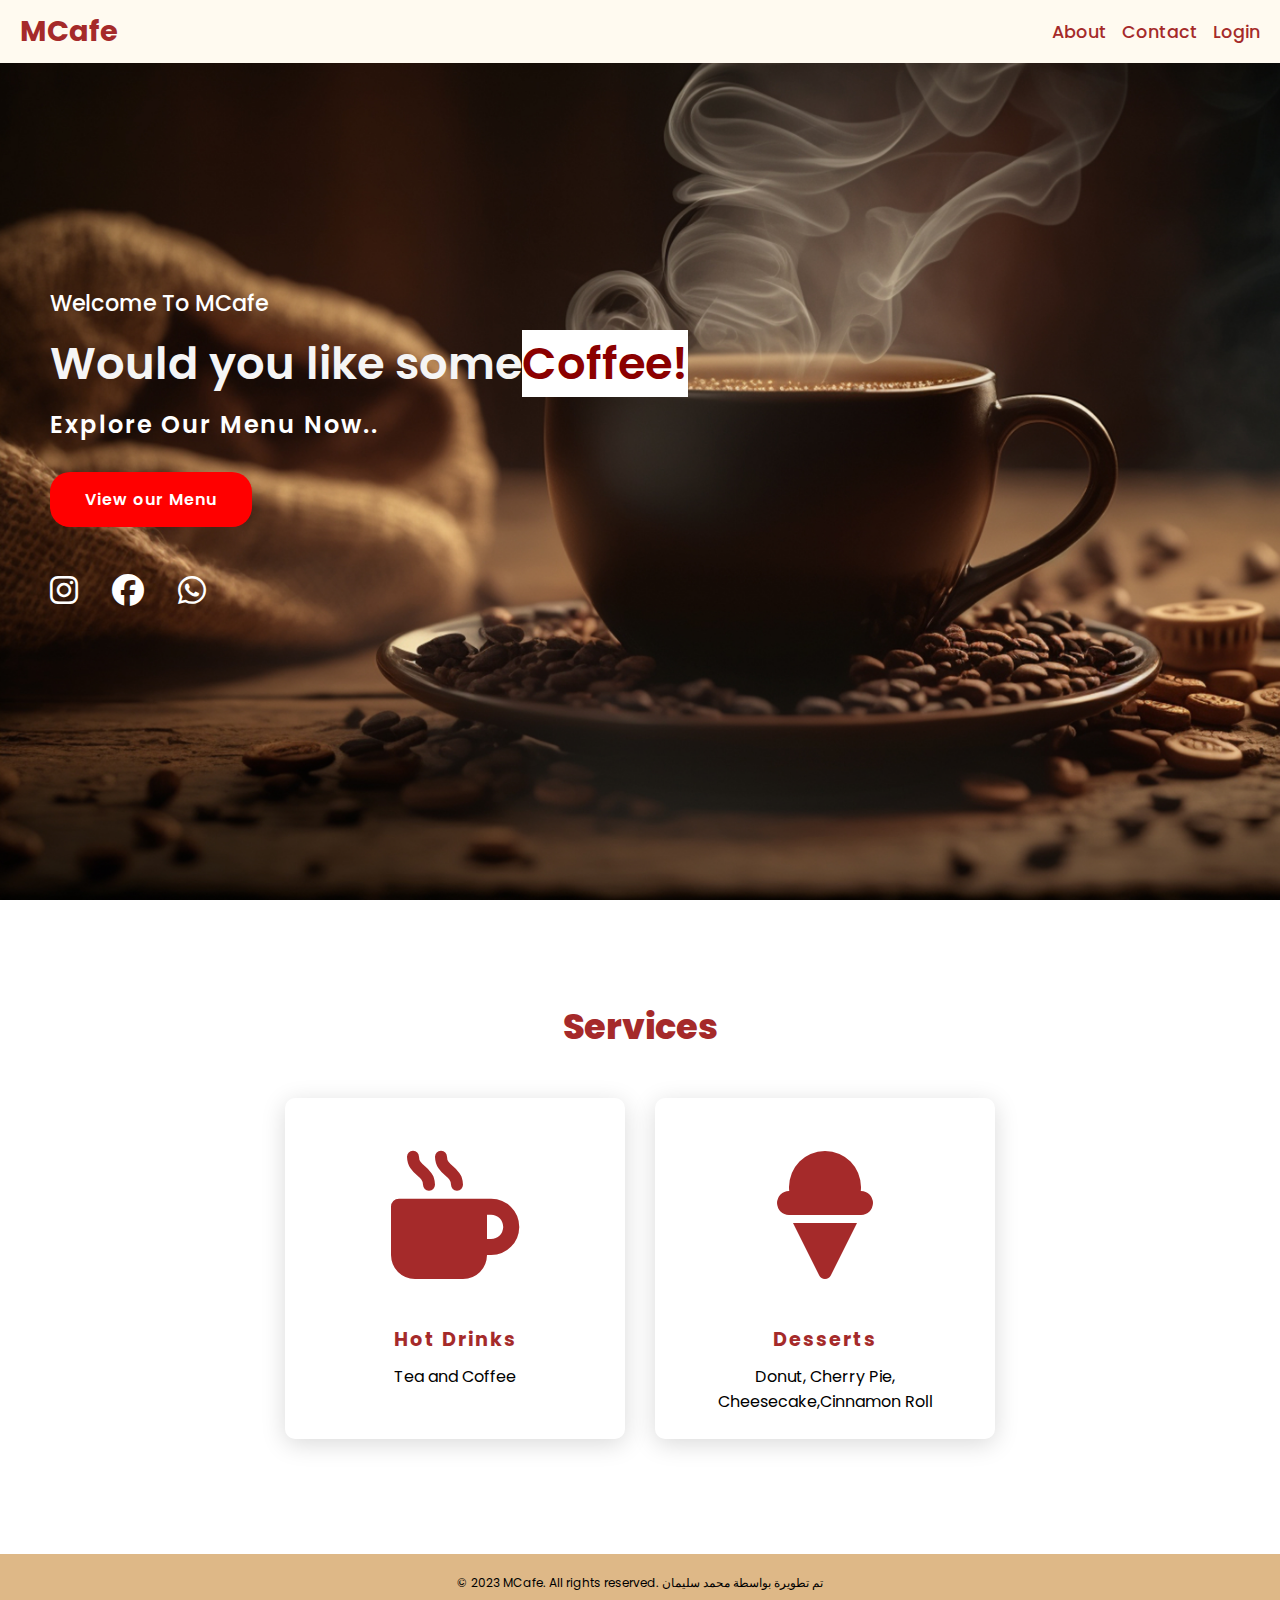
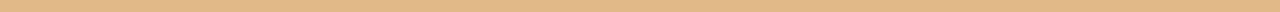
<file: index.html>
<!DOCTYPE html>
<html lang="en">
<head>
    <meta charset="UTF-8">
    <meta name="viewport" content="width=device-width, initial-scale=1.0">
    <link rel="stylesheet" href="https://cdnjs.cloudflare.com/ajax/libs/font-awesome/6.5.1/css/all.min.css">
    <link rel="stylesheet" href="style.css">
    <title>MCafe</title>
</head>
<body>
    <header>
        <a href="#" class="logo">MCafe</a>
        <nav class="navigation">
            <a href="./about.html">About</a>
            <a href="./contact.html">Contact</a>
            <a href="./login.html">Login</a>

        </nav>
    </header>
    
    <section class="main">
        <div>
            <h2>Welcome To MCafe<br><span>Would you like some </span><span class="coffee"> Coffee!</span></h2>
            <h3>Explore Our Menu Now..</h3>
            <a href="./menu.html" class="main-btn">View our Menu</a>
            <div class="icons">
                <a href="https://www.instagram.com/mohamed.solimannn?igsh=MWc5eHE1dzRwZjFpcQ%3D%3D&utm_source=qr"><i class="fa-brands fa-instagram"></i></a>
                <a href="https://www.facebook.com/MSoliman12?mibextid=LQQJ4d"><i class="fa-brands fa-facebook"></i></a>
                <a href="https://wa.link/5rvhob"><i class="fa-brands fa-whatsapp"></i></a>
    </section>

            <section class="cards" id="serices">
                <h2 class="title">Services</h2>
                <div class="content">
                    
                    <div class="card">
                        <div class="icon">
                            <i class="fa-solid fa-mug-hot"></i>
                            
                        </div>
                        <div class="info">
                            <h3>Hot Drinks</h3>
                            <p>Tea and Coffee</p>
                        </div>
                    </div>

                    <div class="card">
                        <div class="icon">
                            <i class="fa-solid fa-ice-cream"></i>
                            
                        </div>
                        <div class="info">
                            <h3>Desserts</h3>
                            <p>Donut, Cherry Pie, Cheesecake,Cinnamon Roll</p>
                        </div>
                    </div>


                </div>

            </section>

            </div>
        </div>
        <footer>
            <p>&copy; 2023 MCafe. All rights reserved.
                تم تطويرة بواسطة محمد سليمان 
            </p>
        </footer>
    
</body>
</html>
</file>
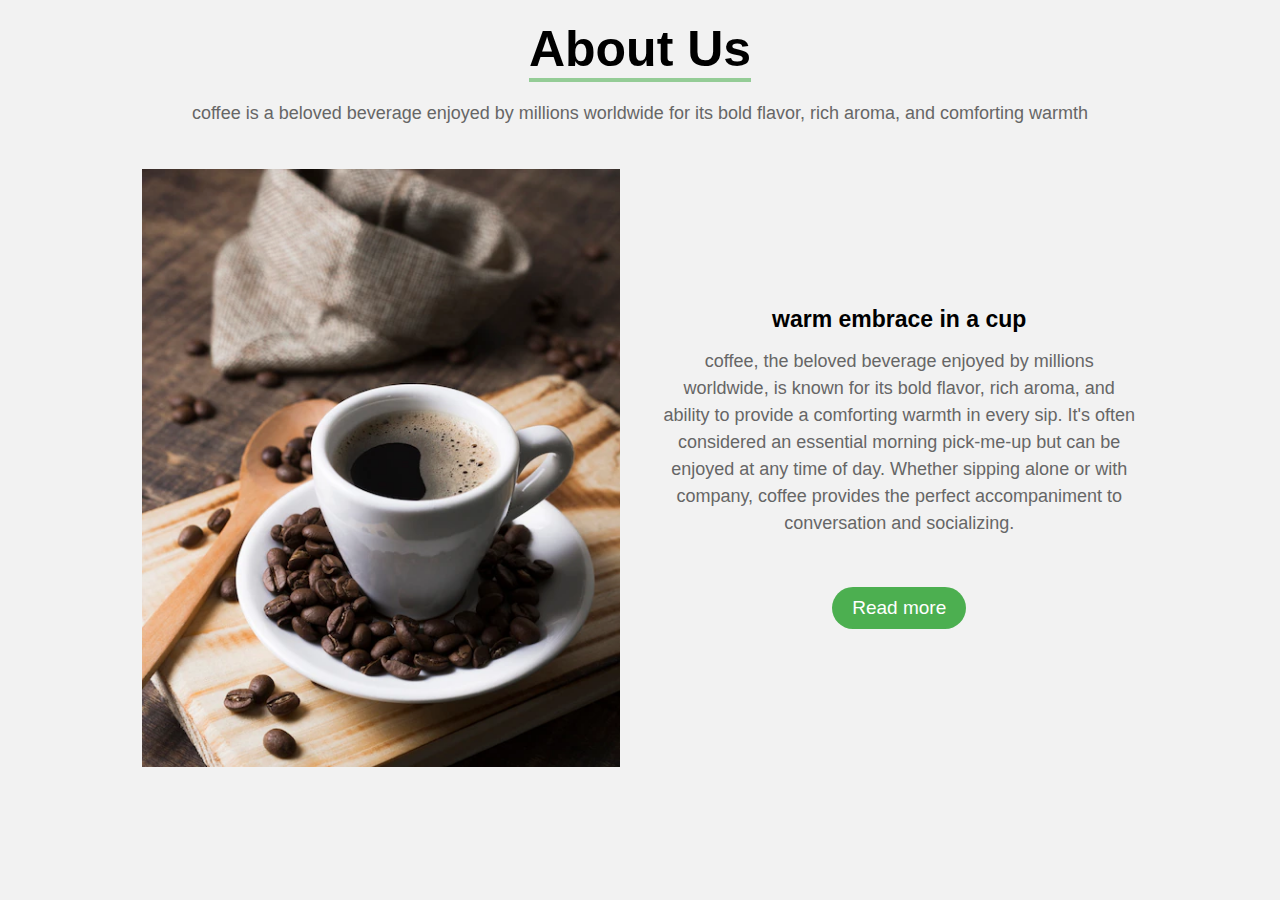
<file: about.html>
<!DOCTYPE html>
<html>
    <head>
        <title>About Us</title>
        <meta charset="utf-8">
        <meta name="viewport" content="with=device-width, initial-scale=1.0">
        <link rel="stylesheet" type="text/css" href="about.css">
    </head>
    <body
    <div class="heading">
        <h1>About Us</h1>
        <p>coffee is a beloved beverage enjoyed by millions worldwide for its bold flavor, rich aroma, and comforting warmth</p>
    </div>
    
    <div class="container">
        <section class="about">
            <div class="about-image">
                <img src="./photos/about_img.jpg" alt="About Image">
            </div>
            <div class="about-content">
                <h2>warm embrace in a cup</h2>
                <p>coffee, the beloved beverage enjoyed by millions worldwide,
                    is known for its bold flavor,
                    rich aroma, and ability to provide a comforting warmth
                    in every sip. It's often considered
                    an essential morning pick-me-up but can be enjoyed at any time of day.
                    Whether sipping alone or
                    with company, coffee provides the perfect accompaniment to conversation and socializing.
                </p>
                <a href="#" class="read-more">Read more</a>
            </div>
        </section>
    </div>    <body>
    </html>
</file>
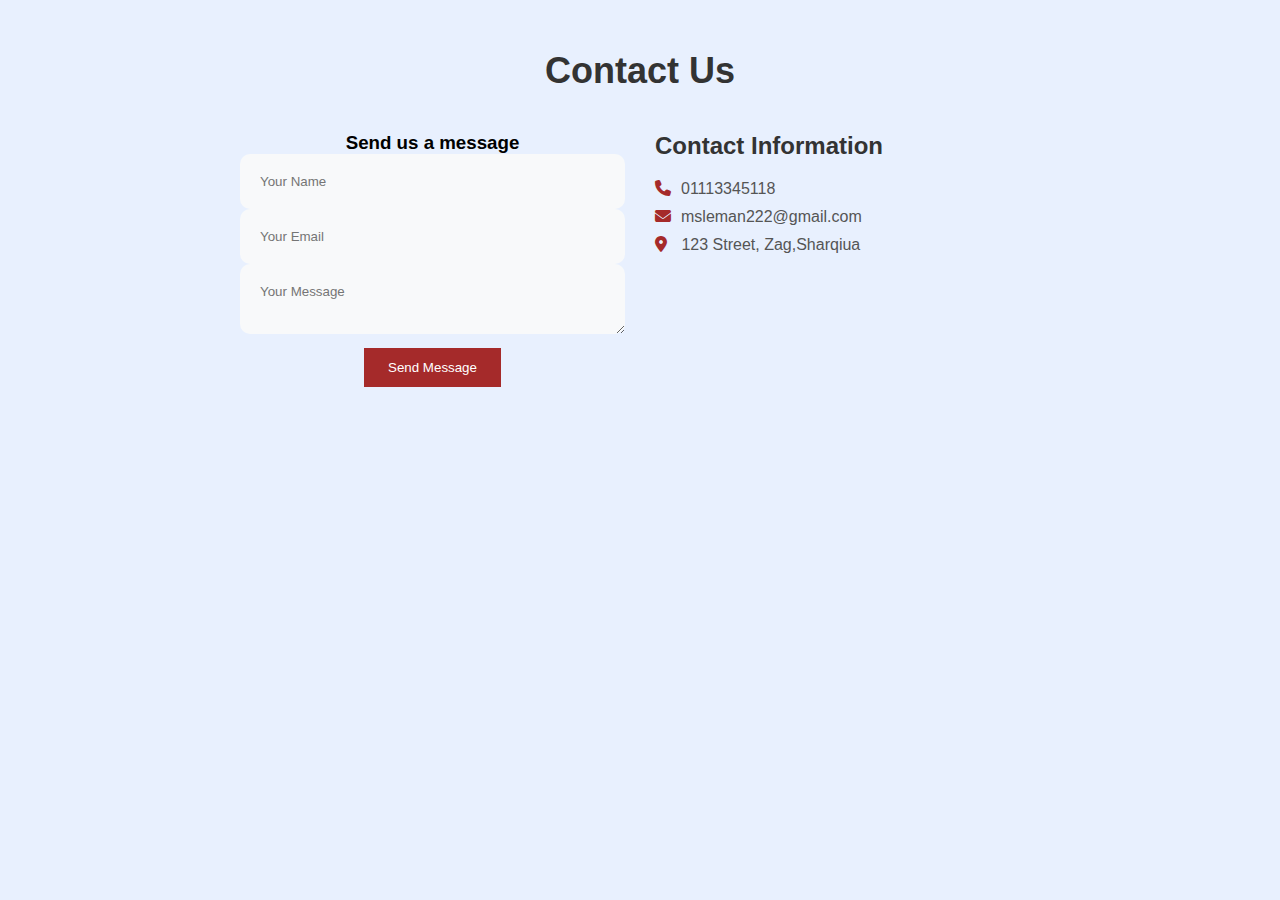
<file: contact.html>
<!DOCTYPE html>
<html>
    <title>Responsive contact Us Page</title>
    <meta charset="utf-8">
    <meta name="viewport" content="width=device-with, initial-scale=1.0">
    <link rel="stylesheet" type="text/css" href="https://cdnjs.cloudflare.com/ajax/libs/font-awesome/6.5.1/css/all.min.css">
    <link rel="stylesheet" type="text/css" href="contact.css">
</head>
<body>
    <section class="contact">
        <div class="container">
            <h2>Contact Us</h2>
            <div class="contact-wrapper">
            <div class="contact-from">
                <h3>Send us a message</h3>
                <form>
                <div class="form-group">
                    <div >
                        <input type="text" name="name" placeholder="Your Name">
                    </div>
                    <div >
                        <input type="email" name="email" placeholder="Your Email">
                    </div>
                        <div >
                            <textarea name="message" placeholder="Your Message"></textarea>
                        </div>
                    </div>
                        <button type="submit">Send Message</button>
                 </div>
                 </form>
            
            <div class="contact-info">
                <h3>Contact Information</h3>
                <p><i class="fas fa-phone"></i>01113345118</p>
                <p><i class="fas fa-envelope"></i>msleman222@gmail.com</p>
                <p><i class="fas fa-map-marker-alt"></i> 123 Street, Zag,Sharqiua</p>
            </div>
            </div>
        </div>
    </section>
</body>
</html>
</file>
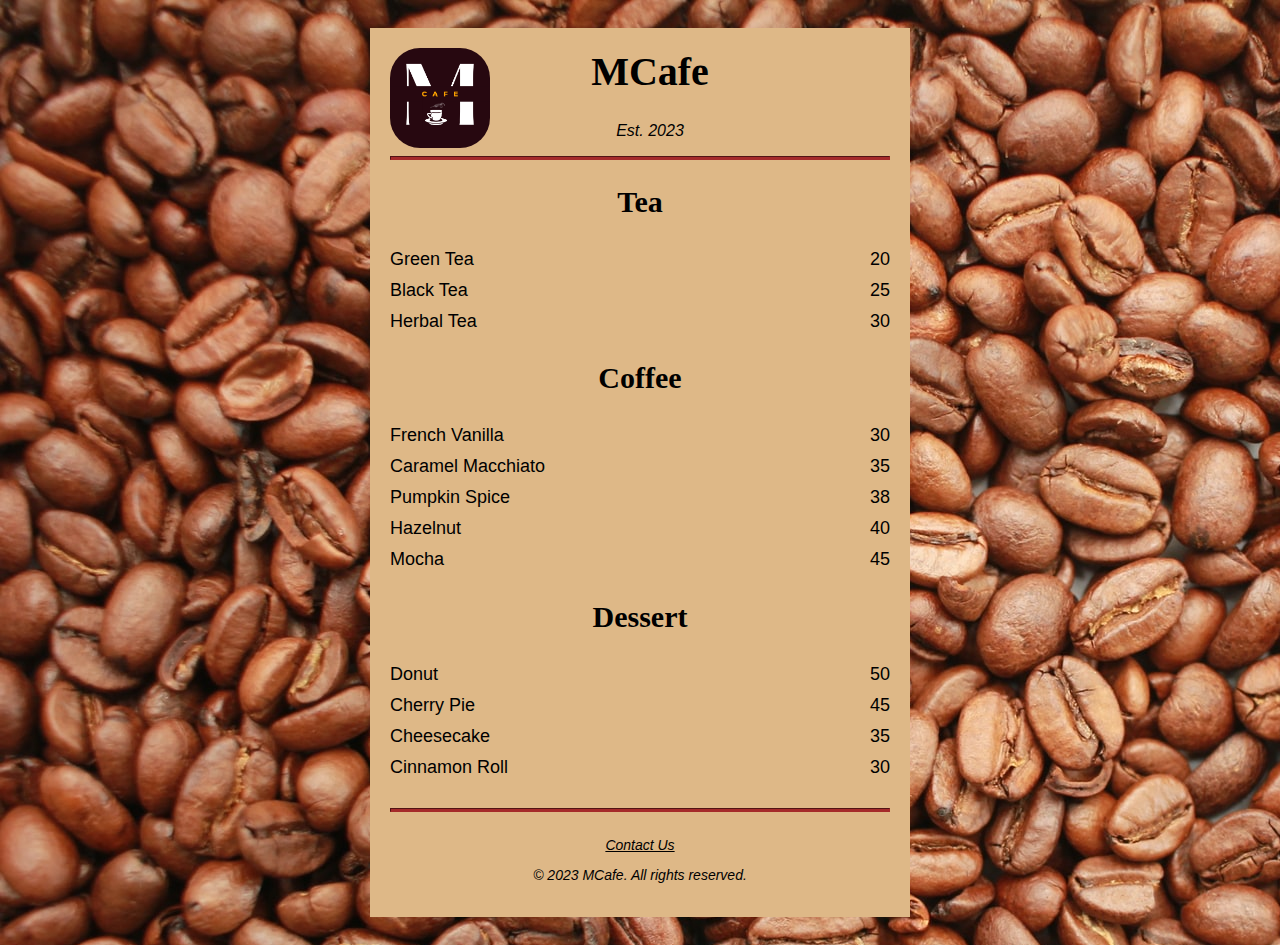
<file: menu.html>
<!DOCTYPE html>
<html lang="en">
<head>
    <meta charset="utf-8">
    <meta name="viewport" content="width=device-width, initial-scale=1.0">
    <title>Cafe Menu</title>
    <link rel="icon" href="./photos/CAFE LOGO.png">
    <link rel="stylesheet" href="menu.css">
</head>
<body>
<div class="menu">
    <!-- contain pricing information about coffee and desserts offered by the cafe. -->
    <main>
            
            <img src="./photos/1.png" alt=""><h1>MCafe</h1>
     <p class="established">Est. 2023</p>
        <!-- There will be two sections on the menu, one for coffees and one for desserts. -->
        
        <hr>

        <section>
            <h2>Tea</h2>

            <article class="item">
                <p class="flavor">Green Tea</p><p class="price">20</p>
            </article>
    
            <article class="item">
                <p class="flavor">Black Tea</p><p class="price">25</p>
            </article>
    
            <article class="item">
                <p class="flavor">Herbal Tea</p><p class="price">30</p>
            </article>

         </section>

        <section>

            <h2>Coffee</h2>

                <article class="item">
                    <p class="flavor">French Vanilla</p><p class="price">30</p>
                </article>
        
                <article class="item">
                    <p class="flavor">Caramel Macchiato</p><p class="price">35</p>
                </article>
        
                <article class="item">
                    <p class="flavor">Pumpkin Spice</p><p class="price">38</p>
                </article>
            
                <article class="item">
                    <p class="flavor">Hazelnut</p><p class="price">40</p>
                </article>
                
                <article class="item">
                    <p class="flavor">Mocha</p><p class="price">45</p>
                </article>  
        </section>

        <section>
                <h2>Dessert</h2>
                    <article class="item">
                        <p class="dessert">Donut</p><p class="price">50</p>
                    </article>

                    <article class="item">
                        <p class="dessert">Cherry Pie</p><p class="price">45</p>
                    </article>

                    <article class="item">
                        <p class="dessert">Cheesecake</p><p class="price">35</p>
                    </article>

                    <article class="item">
                        <p class="dessert">Cinnamon Roll</p><p class="price">30</p>
                    </article>
        </section>

          
        

</main>

<hr class="bottom-line">

<footer>
    <a href="contact.html" target="_blank">Contact Us</a>
    <p>&copy; 2023 MCafe. All rights reserved.</p></p>
</footer>
</div>
</body>
</html>
</file>
<file: style.css>
@import url('https://fonts.googleapis.com/css2?family=Poppins:ital,wght@0,100;0,200;0,300;0,400;0,500;0,600;0,700;0,800;0,900;1,100;1,200;1,300;1,400;1,500;1,600;1,700;1,800;1,900&display=swap');

* {
    font-family: 'Poppins', sans-serif;
    margin: 0;
    padding: 0;
    box-sizing: border-box;
    scroll-behavior: smooth;
}

header {
    background-color: floralwhite;
    width: 100%;
    position: fixed;
    display: flex;
    justify-content: space-between;
    align-items: center;
    padding: 10px 20px;

}

.logo {
    text-decoration: none;
    color: brown;
    text-transform: capitalize;
    font-weight: 700;
    font-size: 1.8em;

}

.navigation {
    display:flex;
    flex-direction:row;
}  

.navigation a{
    text-decoration: none;
    color: brown;
    font-size: 1.1em;
    font-weight: 500;
    padding-left: 15px;
}

.navigation a:hover {
    color:rgb(255, 161, 39);
}

section {
    padding: 100px 50px;
}

.main{
    width: 100%;
  /* */ 
    min-height: 100vh;
    display: flex;
    align-items: center;
    background: url(./photos/index_img.jpg) no-repeat;
    background-size: cover;
    background-position: left;
}

.main h2{
    color: white;
    font-size: 1.4em;
    font-weight: 500;
}
.main h2 span {
    display: inline-block;
    margin-top: 10px;
    color: whitesmoke;
    font-size: 2em;
    font-weight: 600;
   
    
}

.main h2 span.coffee {
    color: darkred;
    background-color: white;
}

h3 {
    color: white;
    font-size: 1.5em;
    font-weight: 600;
    letter-spacing: 2px;
    margin-top: 10px;
    margin-bottom: 30px;
}

.main-btn {
    color: white;
    background-color: red;
    text-decoration: none;
    font-weight: 600;
    display: inline-block;
    padding: .9375em 2.1875em;
    letter-spacing: 1px;
    border-radius: 20px;
    margin-bottom: 40px;
    transition: 0.7s ease;
}

.main-btn:hover {
    background-color: rgb(252, 67, 67);
    transform: scale(1.1);
}

.icons a{
    color: white;
    font-size: 2em;
    padding-right: 30px;
    
}

.title {
    display: flex;
    justify-content: center;
    color: brown;
    font-size: 2.2em;
    font-weight: 800;
    margin-bottom: 30px;
}

.content {
    display: flex;
    justify-content: center;
    flex-direction: row;
    flex-wrap: wrap;
}

.card {
    background-color: white;
    width: 21.25em;
    box-shadow: 0 5px 25px rgba(1 1 1 / 15%);
    border-radius: 10px;
    padding: 25px;
    margin: 15px;
}

.card:hover{
    transform: scale(1.1);
    transition: 0.7s ease;
}

.icon {
    color: brown;
    font-size: 8em;
    text-align: center;
}

.info {
    text-align: center;
}

.info h3 {
    color: brown;
    font-size: 1.2em;
    font-weight: 700;
    margin: 10px;
}
footer{
    text-align: center;
    background-color: burlywood;
    padding: 20px;
    font-size: 12px;
    font-weight:400;
}
</file>
<file: about.css>
*{
    margin:0px;
    padding:0px;
    box-sizing: border-box;
    font-family: "Roboto", sans-serif;
}
body{
    background-color: #f2f2f2;
}
.heading{
    width: 90%;
    display: flex;
    justify-content: center;
    align-items: center;
    flex-direction: column;
    text-align: center;
    margin: 20px auto;
}
.heading h1{
    font-size: 50px;
    color: #000;
    margin-bottom: 25px;
    position: relative;
}
.heading h1::after{
    content:"" ;
    position: absolute;
    width: 100%;
    height: 4px;
    display: block;
    margin:0 auto ;
    background-color: #4caf4f90;
}
.heading p{
    font-size: 18px;
    color: #666;
    margin-bottom: 35px;
}
.container{
    width: 90%;
    margin: 0 auto;
    padding: 10px 20px;

}
.about{
    display: flex;
    justify-content: space-between;
    align-items: center;
    flex-wrap: wrap;
}
.about-image{
    flex: 1;
    margin-right: 40px;
    overflow: hidden;
}
.about-image img{
    width: 100%;
    max-width: 500px;
    height: auto;
    display: block;
    transition: 0.5s ease;
}
.about-image:hover img{
    transform: scale(1.2);
}
.about-content{
    flex: 1;
}
.about-content h2{
    font-size: 23px;
    margin-bottom: 15px;
    color: #000;
}
.about-content p{
    font-size: 18px;
    line-height: 1.5;
    color: #666;
}
.about-content .read-more{
    display: inline-block;
    padding: 10px 20px;
    background-color: #4caf50;
    color: #fff;
    font-size: 19px;
    text-decoration: none;
    border-radius: 25px;
    margin-top: 15px;
    transition: 0.3s ease; 
}
.about-content .read-more:hover{
    background-color: #3e8e41;
}
@media screen and (max-width: 768px) {
    .heading {
        padding: 0px 20px;
    }
    .heading h1 {
        font-size: 36px;
    }
    .heading p {
        font-size: 17px;
        margin-bottom: 0px;
    }
    .container {
        padding: 0px;
    }
    .about {
        padding: 20px;
        flex-direction: column;
    }
    .about-image {
        margin-right: 0px;
        margin-bottom: 20px;
    }
    .about-content p {
        padding: 0px;
        font-size: 16px;
    }
    .about-content .read-more {
        font-size: 16px;
    }
}
</file>
<file: contact.css>
*{
    margin:0px;
    padding:0px;
    box-sizing: border-box;
    font-family: sans-serif;
}
.contact{
    min-height: 100vh;
    background-color: #e8f0fe;
    padding: 50px;
    text-align: center;
}
.container{
    max-width: 800px;
    margin: 0 auto;
}
.container h2{
    font-size: 36px;
    margin-bottom: 40px;
    color: #333;
    
}
.contact-wrapper{
    display: grid;
    grid-template-columns: repeat(2, 1fr);
    grid-gap: 30px;
    
}
.contact-form{
    text-align: left;
}
.contact-form h3{
    font-size: 24px;
    margin-bottom: 20px;
    color: #333;
}
.from-group{
    padding: 0px;
}
input, textarea{
    width: 100%;
    padding: 20px;
    border-radius: 10px;
    border: none;
    background-color: #f8f9fa;
    color: #333;
} 
input:focus,
textarea:focus{
    outline: none;
    box-shadow: 0 0px #bbb;
}
button{ 
    display: inline-block;
    padding: 12px 24px;
    background-color: brown;
    color: #fff;
    border: none;
    cursor: pointer;
    transition: 0.3s ease;
    margin-top: 10px;
}
button:hover{
    background-color: #45a049;
}
.contact-info{
    text-align: left;
}
.contact-info h3{
    font-size: 24px;
    margin-bottom: 20px;
    color: #333;
}
.contact-info p{
    margin-bottom: 10px;
    color: #555;

}
.contact-info i{
    color:brown;
    margin-right: 10px;
}
</file>
<file: menu.css>
h1, h2, p {
        text-align: center;
}

body {
    background-image: url(./photos/beans.jpg);
    font-family: sans-serif;
    padding: 20px;
}

.menu {
    
    background-color: burlywood;
    width: 80%;
    margin-left: auto;
    margin-right: auto;
    padding:20px;
    max-width: 500px;
}

.item p {
    display: inline-block;
    margin-top: 5px;
    margin-bottom:5px;
    font-size: 18px;
    
  }
  /* If you make the width of the page preview
   smaller, you will notice at some point,
    some of the text on the left starts
     wrapping around to the next line. 
     This is because the width of the p
      elements on the left side can only
       take up 50% of the space. */
       /* Since you know the prices on the right
        have significantly fewer characters,
         change the flavor class width value to be 75% and the price
         class width value to be 25%. */
.flavor, .dessert {
    text-align: left;
    width: 75%;
}

.price {
    text-align: right;
    width: 25%;
}

h1,h2 {
  font-family: Impact, serif
}

.established {
    font-style: italic;
    padding-right: 80px;
  }

hr {
    border-color: brown;
    background-color: brown;
    height: 2px;
  }

.bottom-line{
    margin-top: 25px;
}  

footer {
    text-align: center;
    margin-top: 25px;
    font-size: 14px;
    font-style:oblique;
}
h1 {
    font-size: 40px;
}
h2 {
    font-size: 30px;
}
img{
    float: left;
    width: 100px;
    height: 100px;
    border-radius: 30px;
}
h1 {
    padding-right: 80px;
    margin-top: 0px;
}
a {
    color: black;
  }
  
  a:visited {
    color: black;
  }
  
  a:hover {
    color: brown;
  }
  
  a:active {
    color: brown;
  }
</file>
